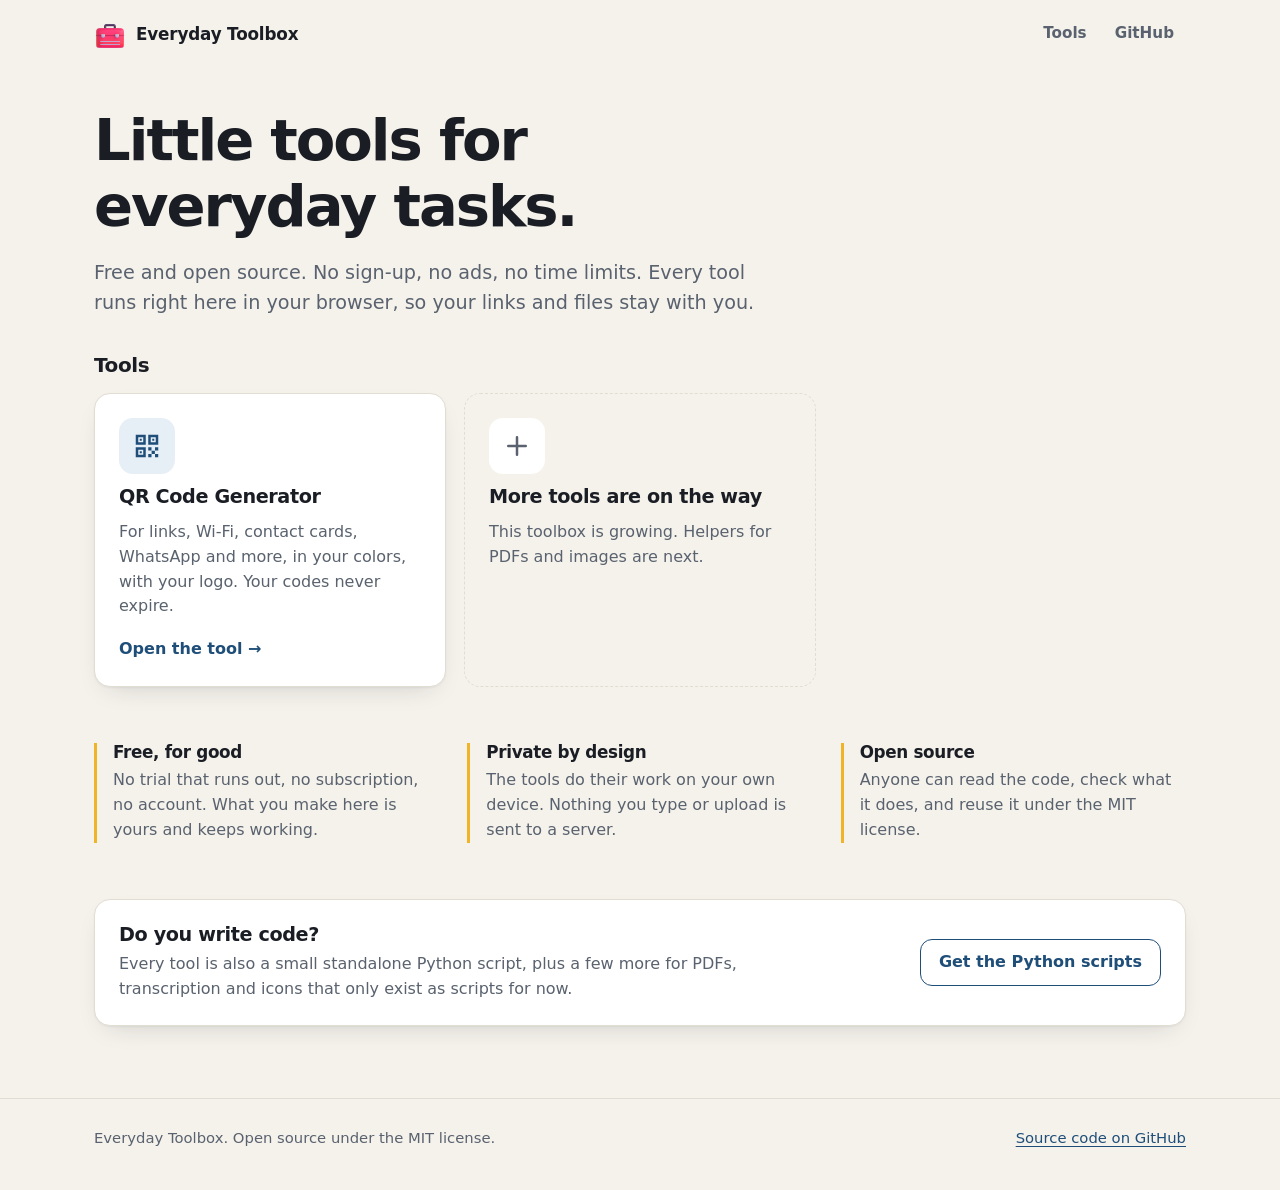
<file: docs/index.html>
<!doctype html>
<html lang="en">
<head>
  <meta charset="utf-8">
  <meta name="viewport" content="width=device-width, initial-scale=1">
  <title>Everyday Toolbox: free little tools that just work</title>
  <meta name="description" content="Free, open-source tools for everyday tasks. No sign-up, no ads, no time limits. Everything runs in your browser.">
  <link rel="icon" type="image/png" href="assets/toolbox.png">
  <link rel="stylesheet" href="assets/toolbox.css">
</head>
<body>
  <a class="skip" href="#tools">Skip to the tools</a>

  <header class="site-header">
    <div class="wrap">
      <a class="brand" href="index.html">
        <img src="assets/toolbox.png" alt="" width="32" height="32">
        <span>Everyday Toolbox</span>
      </a>
      <nav class="nav" aria-label="Site">
        <a href="#tools">Tools</a>
        <a href="https://github.com/ElFarchouni/everyday-python-toolbox" data-repo-link>GitHub</a>
      </nav>
    </div>
  </header>

  <main class="wrap">
    <section class="hero">
      <h1>Little tools for everyday tasks.</h1>
      <p class="lead">
        Free and open source. No sign-up, no ads, no time limits. Every tool
        runs right here in your browser, so your links and files stay with you.
      </p>
    </section>

    <section id="tools" aria-labelledby="tools-title">
      <h2 class="section-title" id="tools-title">Tools</h2>
      <div class="tool-grid">

        <a class="card tool" href="qr/index.html">
          <span class="tool-icon" aria-hidden="true">
            <svg viewBox="0 0 24 24" fill="currentColor">
              <path fill-rule="evenodd" d="M3 3h8v8H3zM5 5v4h4V5zM13 3h8v8h-8zM15 5v4h4V5zM3 13h8v8H3zM5 15v4h4v-4z"/>
              <path d="M6.2 6.2h1.6v1.6H6.2zM16.2 6.2h1.6v1.6h-1.6zM6.2 16.2h1.6v1.6H6.2zM13 13h2.6v2.6H13zM18.4 13H21v2.6h-2.6zM15.7 15.7h2.6v2.6h-2.6zM13 18.4h2.6V21H13zM18.4 18.4H21V21h-2.6z"/>
            </svg>
          </span>
          <h3>QR Code Generator</h3>
          <p>
            For links, Wi-Fi, contact cards, WhatsApp and more, in your
            colors, with your logo. Your codes never expire.
          </p>
          <span class="tool-go">Open the tool →</span>
        </a>

        <div class="card tool is-soon">
          <span class="tool-icon" aria-hidden="true">
            <svg viewBox="0 0 24 24" fill="none" stroke="currentColor" stroke-width="2" stroke-linecap="round">
              <path d="M12 5v14M5 12h14"/>
            </svg>
          </span>
          <h3>More tools are on the way</h3>
          <p>
            This toolbox is growing. Helpers for PDFs and images are next.
          </p>
        </div>

      </div>
    </section>

    <ul class="values">
      <li>
        <h3>Free, for good</h3>
        <p>No trial that runs out, no subscription, no account. What you make here is yours and keeps working.</p>
      </li>
      <li>
        <h3>Private by design</h3>
        <p>The tools do their work on your own device. Nothing you type or upload is sent to a server.</p>
      </li>
      <li>
        <h3>Open source</h3>
        <p>Anyone can read the code, check what it does, and reuse it under the MIT license.</p>
      </li>
    </ul>

    <section class="card coders" aria-labelledby="coders-title">
      <div>
        <h2 id="coders-title">Do you write code?</h2>
        <p>
          Every tool is also a small standalone Python script, plus a few more
          for PDFs, transcription and icons that only exist as scripts for now.
        </p>
      </div>
      <a class="btn btn-quiet" href="https://github.com/ElFarchouni/everyday-python-toolbox" data-repo-link>Get the Python scripts</a>
    </section>
  </main>

  <footer class="site-footer">
    <div class="wrap">
      <span>Everyday Toolbox. Open source under the MIT license.</span>
      <a href="https://github.com/ElFarchouni/everyday-python-toolbox" data-repo-link>Source code on GitHub</a>
    </div>
  </footer>

  <script src="assets/site.js"></script>
</body>
</html>
</file>
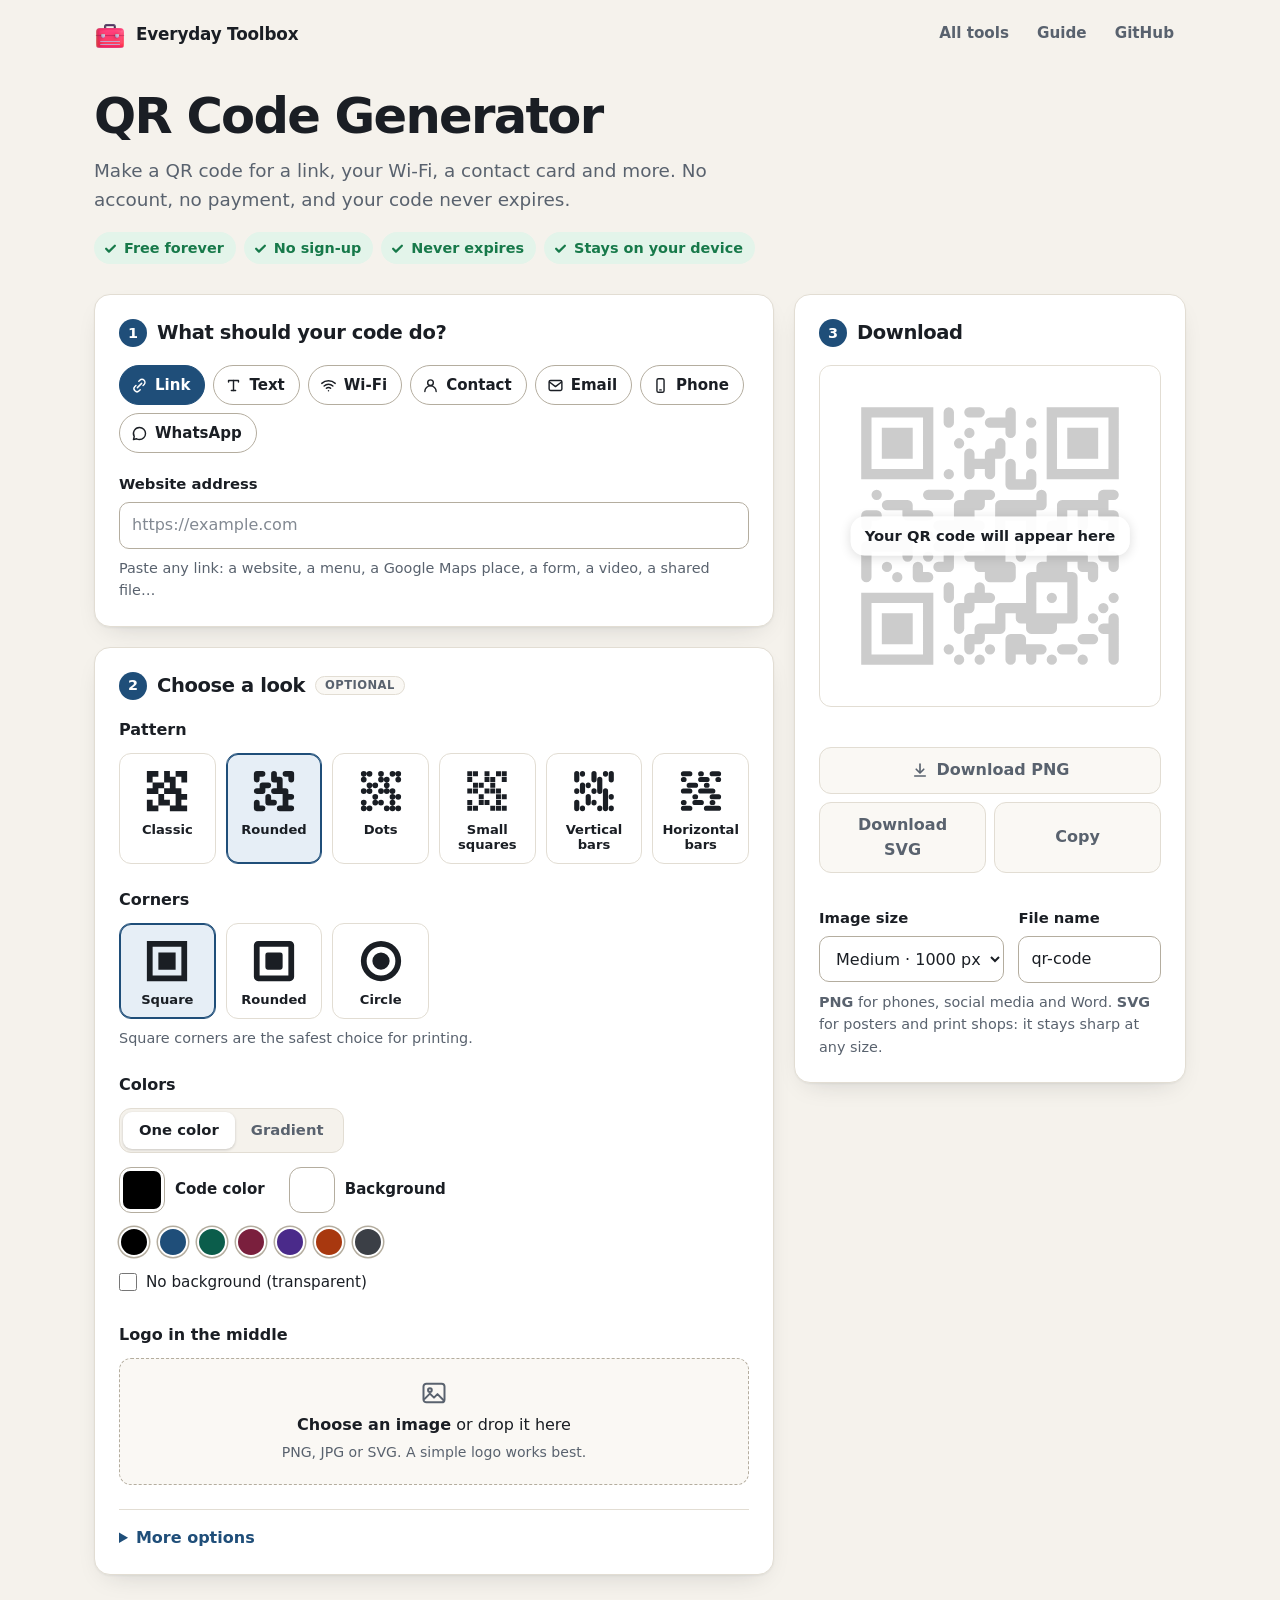
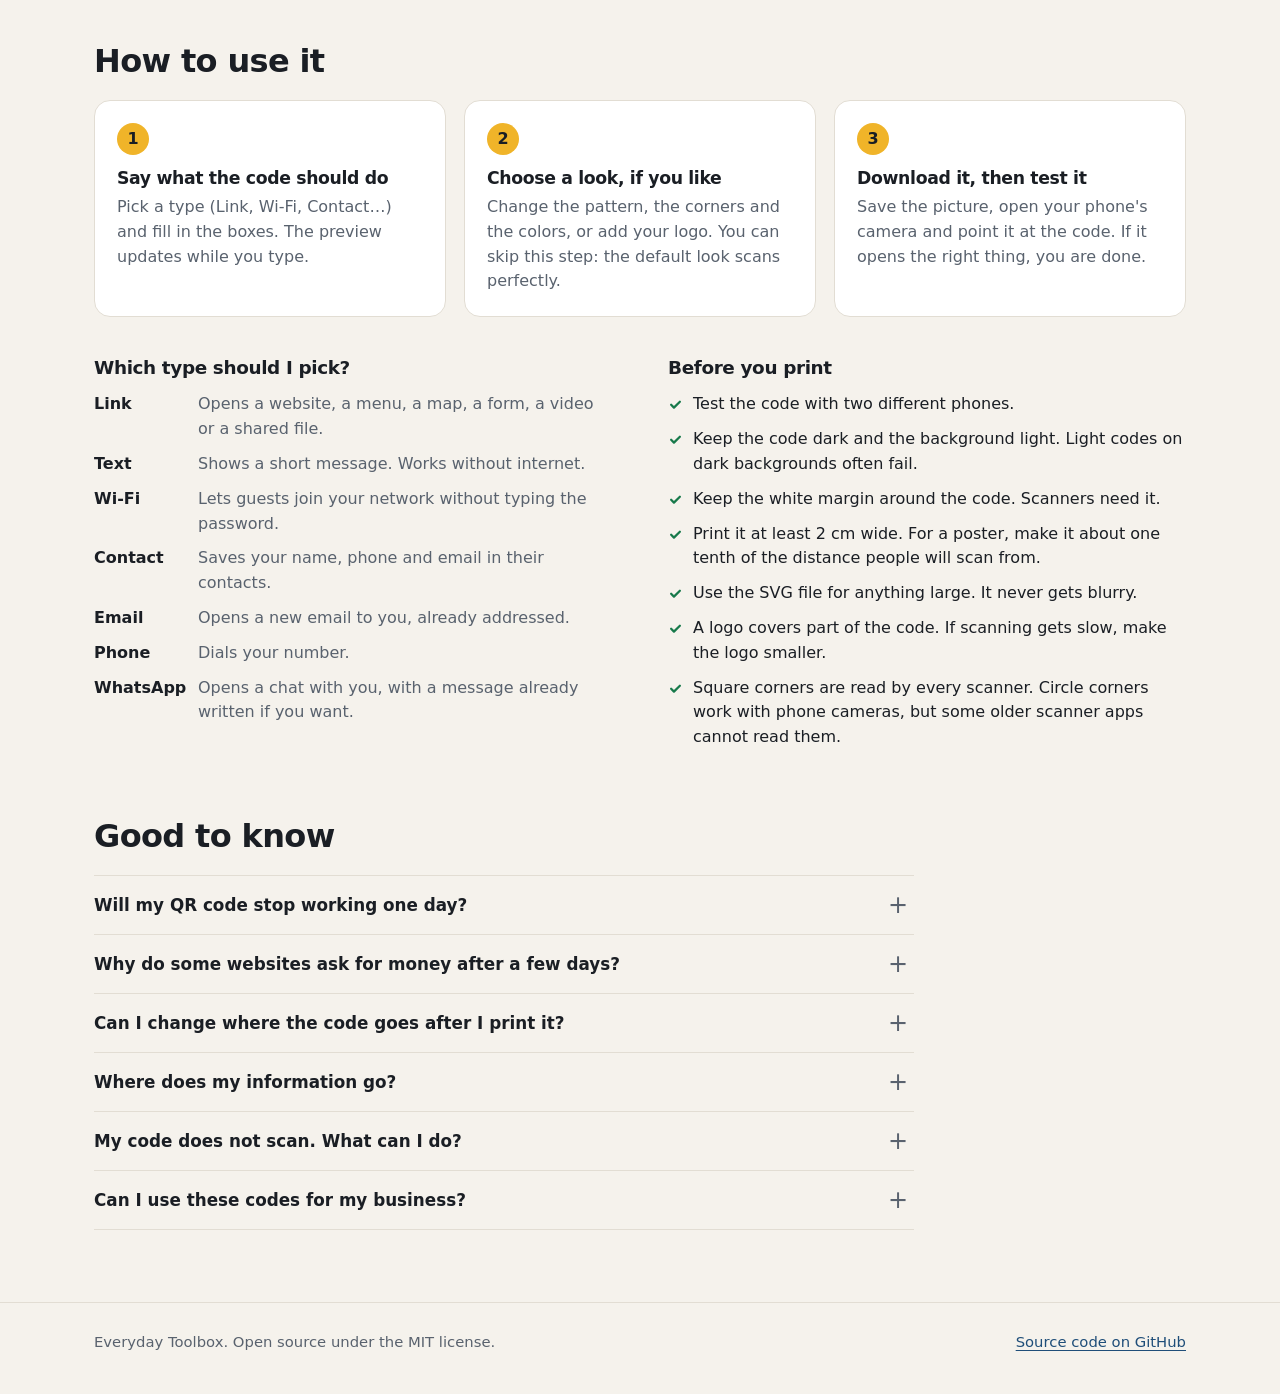
<file: docs/qr/index.html>
<!doctype html>
<html lang="en">
<head>
  <meta charset="utf-8">
  <meta name="viewport" content="width=device-width, initial-scale=1">
  <title>Free QR Code Generator: no sign-up, never expires · Everyday Toolbox</title>
  <meta name="description" content="Make a QR code for a link, Wi-Fi, a contact card, WhatsApp and more. Free forever, no account, and your code never expires. Runs entirely in your browser.">
  <link rel="icon" type="image/png" href="../assets/toolbox.png">
  <link rel="stylesheet" href="../assets/toolbox.css">
  <link rel="stylesheet" href="qr.css">
</head>
<body>
  <a class="skip" href="#content-card">Skip to the generator</a>

  <header class="site-header">
    <div class="wrap">
      <a class="brand" href="../index.html">
        <img src="../assets/toolbox.png" alt="" width="32" height="32">
        <span>Everyday Toolbox</span>
      </a>
      <nav class="nav" aria-label="Site">
        <a href="../index.html">All tools</a>
        <a href="#guide">Guide</a>
        <a class="nav-optional" href="https://github.com/ElFarchouni/everyday-python-toolbox" data-repo-link>GitHub</a>
      </nav>
    </div>
  </header>

  <main class="wrap">

    <section class="intro">
      <h1>QR Code Generator</h1>
      <p class="lead">
        Make a QR code for a link, your Wi-Fi, a contact card and more.
        No account, no payment, and your code never expires.
      </p>
      <ul class="promises">
        <li>Free forever</li>
        <li>No sign-up</li>
        <li>Never expires</li>
        <li>Stays on your device</li>
      </ul>
    </section>

    <div class="studio">

      <!-- ============================================ 1. content -->
      <section class="card" id="content-card" aria-labelledby="content-title">
        <h2 class="step" id="content-title"><span class="step-n">1</span> What should your code do?</h2>

        <div class="chips" role="radiogroup" aria-label="Type of QR code">
          <label class="chip">
            <input type="radio" name="type" value="link" checked>
            <span>
              <svg viewBox="0 0 24 24" aria-hidden="true"><path d="M9 15l6-6"/><path d="M11 6l1.5-1.5a4.2 4.2 0 0 1 6 6L17 12"/><path d="M13 18l-1.5 1.5a4.2 4.2 0 0 1-6-6L7 12"/></svg>
              Link
            </span>
          </label>
          <label class="chip">
            <input type="radio" name="type" value="text">
            <span>
              <svg viewBox="0 0 24 24" aria-hidden="true"><path d="M5 7V5h14v2"/><path d="M12 5v14"/><path d="M9 19h6"/></svg>
              Text
            </span>
          </label>
          <label class="chip">
            <input type="radio" name="type" value="wifi">
            <span>
              <svg viewBox="0 0 24 24" aria-hidden="true"><path d="M2.5 9a14 14 0 0 1 19 0"/><path d="M5.8 12.6a9 9 0 0 1 12.4 0"/><path d="M9 16a4.2 4.2 0 0 1 6 0"/><path d="M12 19.5h.01"/></svg>
              Wi-Fi
            </span>
          </label>
          <label class="chip">
            <input type="radio" name="type" value="contact">
            <span>
              <svg viewBox="0 0 24 24" aria-hidden="true"><circle cx="12" cy="8" r="4"/><path d="M4 20.5a8 8 0 0 1 16 0"/></svg>
              Contact
            </span>
          </label>
          <label class="chip">
            <input type="radio" name="type" value="email">
            <span>
              <svg viewBox="0 0 24 24" aria-hidden="true"><rect x="3" y="5" width="18" height="14" rx="2"/><path d="M3.5 7l8.5 6.5L20.5 7"/></svg>
              Email
            </span>
          </label>
          <label class="chip">
            <input type="radio" name="type" value="phone">
            <span>
              <svg viewBox="0 0 24 24" aria-hidden="true"><rect x="7" y="2.5" width="10" height="19" rx="2.2"/><path d="M11 18.2h2"/></svg>
              Phone
            </span>
          </label>
          <label class="chip">
            <input type="radio" name="type" value="whatsapp">
            <span>
              <svg viewBox="0 0 24 24" aria-hidden="true"><path d="M12 3.5a8.5 8.5 0 0 1 0 17c-1.5 0-2.9-.4-4.1-1L3.5 20.5l1.1-4.2A8.5 8.5 0 0 1 12 3.5z"/></svg>
              WhatsApp
            </span>
          </label>
        </div>

        <!-- Link -->
        <div class="panel" data-panel="link">
          <label class="field">
            <span class="label">Website address</span>
            <input class="input" id="link-url" type="url" inputmode="url" placeholder="https://example.com"
                   autocomplete="off" autocapitalize="off" spellcheck="false">
          </label>
          <p class="hint">Paste any link: a website, a menu, a Google Maps place, a form, a video, a shared file…</p>
        </div>

        <!-- Text -->
        <div class="panel" data-panel="text" hidden>
          <label class="field">
            <span class="label">Your text</span>
            <textarea class="input" id="text-body" placeholder="Type the message people will see when they scan"></textarea>
          </label>
          <p class="hint">The text is shown on the phone as it is, and it works even without internet. Shorter text makes a code that is easier to scan.</p>
        </div>

        <!-- Wi-Fi -->
        <div class="panel" data-panel="wifi" hidden>
          <div class="grid-2">
            <label class="field">
              <span class="label">Network name</span>
              <input class="input" id="wifi-ssid" type="text" placeholder="My Wi-Fi" autocomplete="off" autocapitalize="off" spellcheck="false">
            </label>
            <label class="field">
              <span class="label">Password</span>
              <input class="input" id="wifi-pass" type="text" placeholder="Wi-Fi password" autocomplete="off" autocapitalize="off" spellcheck="false">
            </label>
            <label class="field">
              <span class="label">Security</span>
              <select class="input" id="wifi-sec">
                <option value="WPA" selected>WPA / WPA2 / WPA3 (most networks)</option>
                <option value="WEP">WEP (very old routers)</option>
                <option value="nopass">None (open network)</option>
              </select>
            </label>
            <label class="check check-inline">
              <input type="checkbox" id="wifi-hidden">
              <span>This network is hidden</span>
            </label>
          </div>
          <p class="hint">Guests scan the code and join your Wi-Fi without typing anything. Write the name and password exactly: capital letters matter.</p>
        </div>

        <!-- Contact -->
        <div class="panel" data-panel="contact" hidden>
          <div class="grid-2">
            <label class="field">
              <span class="label">First name</span>
              <input class="input" id="c-first" type="text" autocomplete="off">
            </label>
            <label class="field">
              <span class="label">Last name</span>
              <input class="input" id="c-last" type="text" autocomplete="off">
            </label>
            <label class="field">
              <span class="label">Phone <span class="optional">(optional)</span></span>
              <input class="input" id="c-phone" type="tel" placeholder="+212 6 12 34 56 78" autocomplete="off">
            </label>
            <label class="field">
              <span class="label">Email <span class="optional">(optional)</span></span>
              <input class="input" id="c-email" type="email" placeholder="name@example.com" autocomplete="off" autocapitalize="off" spellcheck="false">
            </label>
            <label class="field">
              <span class="label">Company <span class="optional">(optional)</span></span>
              <input class="input" id="c-org" type="text" autocomplete="off">
            </label>
            <label class="field">
              <span class="label">Job title <span class="optional">(optional)</span></span>
              <input class="input" id="c-title" type="text" autocomplete="off">
            </label>
            <label class="field span-2">
              <span class="label">Website <span class="optional">(optional)</span></span>
              <input class="input" id="c-url" type="url" inputmode="url" placeholder="https://example.com" autocomplete="off" autocapitalize="off" spellcheck="false">
            </label>
          </div>
          <p class="hint">Scanning offers to save you as a new contact, with these details already filled in. Perfect for business cards.</p>
        </div>

        <!-- Email -->
        <div class="panel" data-panel="email" hidden>
          <div class="stack">
            <label class="field">
              <span class="label">Send to</span>
              <input class="input" id="mail-to" type="email" placeholder="name@example.com" autocomplete="off" autocapitalize="off" spellcheck="false">
            </label>
            <label class="field">
              <span class="label">Subject <span class="optional">(optional)</span></span>
              <input class="input" id="mail-subject" type="text" autocomplete="off">
            </label>
            <label class="field">
              <span class="label">Message <span class="optional">(optional)</span></span>
              <textarea class="input" id="mail-body"></textarea>
            </label>
          </div>
          <p class="hint">Scanning opens a new email to this address, ready to send.</p>
        </div>

        <!-- Phone -->
        <div class="panel" data-panel="phone" hidden>
          <label class="field">
            <span class="label">Phone number</span>
            <input class="input" id="tel-number" type="tel" placeholder="+212 6 12 34 56 78" autocomplete="off">
          </label>
          <p class="hint">Scanning opens the phone's dialer with this number. Start with the country code (like +212) so it works from anywhere.</p>
        </div>

        <!-- WhatsApp -->
        <div class="panel" data-panel="whatsapp" hidden>
          <div class="stack">
            <label class="field">
              <span class="label">WhatsApp number</span>
              <input class="input" id="wa-number" type="tel" placeholder="+212 6 12 34 56 78" autocomplete="off">
            </label>
            <label class="field">
              <span class="label">Message already written for them <span class="optional">(optional)</span></span>
              <textarea class="input" id="wa-text" placeholder="Hello! I would like to order…"></textarea>
            </label>
          </div>
          <p class="hint">Scanning opens a WhatsApp chat with this number. The country code is required (like +212).</p>
        </div>

        <p class="field-tip" id="content-tip" role="status" hidden></p>
      </section>

      <!-- ============================================== 2. style -->
      <section class="card" id="style-card" aria-labelledby="style-title">
        <h2 class="step" id="style-title"><span class="step-n">2</span> Choose a look <span class="step-opt">optional</span></h2>

        <fieldset class="group">
          <legend>Pattern</legend>
          <div class="tiles">
            <label class="tile"><input type="radio" name="shape" value="square"><span class="tile-body"><span class="tile-art" data-shape="square"></span><span class="tile-name">Classic</span></span></label>
            <label class="tile"><input type="radio" name="shape" value="rounded" checked><span class="tile-body"><span class="tile-art" data-shape="rounded"></span><span class="tile-name">Rounded</span></span></label>
            <label class="tile"><input type="radio" name="shape" value="dots"><span class="tile-body"><span class="tile-art" data-shape="dots"></span><span class="tile-name">Dots</span></span></label>
            <label class="tile"><input type="radio" name="shape" value="gapped"><span class="tile-body"><span class="tile-art" data-shape="gapped"></span><span class="tile-name">Small squares</span></span></label>
            <label class="tile"><input type="radio" name="shape" value="vbars"><span class="tile-body"><span class="tile-art" data-shape="vbars"></span><span class="tile-name">Vertical bars</span></span></label>
            <label class="tile"><input type="radio" name="shape" value="hbars"><span class="tile-body"><span class="tile-art" data-shape="hbars"></span><span class="tile-name">Horizontal bars</span></span></label>
          </div>
        </fieldset>

        <fieldset class="group">
          <legend>Corners</legend>
          <div class="tiles">
            <label class="tile"><input type="radio" name="eye" value="square" checked><span class="tile-body"><span class="tile-art" data-eye="square"></span><span class="tile-name">Square</span></span></label>
            <label class="tile"><input type="radio" name="eye" value="rounded"><span class="tile-body"><span class="tile-art" data-eye="rounded"></span><span class="tile-name">Rounded</span></span></label>
            <label class="tile"><input type="radio" name="eye" value="circle"><span class="tile-body"><span class="tile-art" data-eye="circle"></span><span class="tile-name">Circle</span></span></label>
          </div>
          <p class="hint">Square corners are the safest choice for printing.</p>
        </fieldset>

        <fieldset class="group">
          <legend>Colors</legend>

          <div class="segmented" role="radiogroup" aria-label="Color style">
            <label><input type="radio" name="fill" value="solid" checked><span>One color</span></label>
            <label><input type="radio" name="fill" value="gradient"><span>Gradient</span></label>
          </div>

          <div class="colors">
            <label class="color">
              <input type="color" id="color1" value="#000000">
              <span id="color1-label">Code color</span>
            </label>
            <label class="color gradient-only" hidden>
              <input type="color" id="color2" value="#1f4e79">
              <span>Second color</span>
            </label>
            <label class="color">
              <input type="color" id="bg" value="#ffffff">
              <span>Background</span>
            </label>
          </div>

          <div class="swatches" id="swatches" role="group" aria-label="Quick code colors">
            <button type="button" data-color="#000000" style="--c:#000000" aria-label="Black"></button>
            <button type="button" data-color="#1f4e79" style="--c:#1f4e79" aria-label="Navy blue"></button>
            <button type="button" data-color="#0b5d4b" style="--c:#0b5d4b" aria-label="Green"></button>
            <button type="button" data-color="#7a1f3d" style="--c:#7a1f3d" aria-label="Burgundy"></button>
            <button type="button" data-color="#4a2a8a" style="--c:#4a2a8a" aria-label="Purple"></button>
            <button type="button" data-color="#a8380f" style="--c:#a8380f" aria-label="Burnt orange"></button>
            <button type="button" data-color="#3b3f46" style="--c:#3b3f46" aria-label="Dark grey"></button>
          </div>

          <div class="grid-2 gradient-only" hidden>
            <label class="field">
              <span class="label">Gradient direction</span>
              <select class="input" id="direction">
                <option value="diagonal" selected>Corner to corner</option>
                <option value="horizontal">Left to right</option>
                <option value="vertical">Top to bottom</option>
                <option value="radial">Centre outwards</option>
              </select>
            </label>
          </div>

          <label class="check">
            <input type="checkbox" id="bg-transparent">
            <span>No background (transparent)</span>
          </label>
        </fieldset>

        <fieldset class="group">
          <legend>Logo in the middle</legend>

          <label class="drop" id="logo-drop">
            <input class="visually-hidden" type="file" id="logo-file" accept="image/png,image/jpeg,image/svg+xml,image/webp,image/gif">
            <svg viewBox="0 0 24 24" aria-hidden="true"><rect x="3" y="4" width="18" height="16" rx="2.5"/><circle cx="8.5" cy="9.5" r="1.6"/><path d="M4 17l4.5-4.5 3.5 3.5 3-3 5 5"/></svg>
            <span><strong>Choose an image</strong> or drop it here</span>
            <span class="drop-sub">PNG, JPG or SVG. A simple logo works best.</span>
          </label>

          <div class="logo-loaded" id="logo-loaded" hidden>
            <img id="logo-thumb" alt="">
            <div class="logo-controls">
              <span class="logo-name" id="logo-name"></span>
              <label class="field">
                <span class="label">Logo size</span>
                <input type="range" id="logo-size" min="14" max="30" value="22">
              </label>
            </div>
            <button class="btn btn-quiet btn-small" type="button" id="logo-remove">Remove</button>
          </div>

          <p class="hint error" id="logo-error" role="alert" hidden></p>
        </fieldset>

        <details class="more">
          <summary>More options</summary>
          <div class="grid-2">
            <label class="field">
              <span class="label">White margin around the code: <output id="border-out">4</output></span>
              <input type="range" id="border" min="1" max="10" value="4">
              <span class="hint">4 is the standard. A smaller margin can make scanning harder.</span>
            </label>
            <label class="field">
              <span class="label">Damage resistance</span>
              <select class="input" id="ecc">
                <option value="L">Low (smallest code)</option>
                <option value="M">Medium</option>
                <option value="Q" selected>High (recommended)</option>
                <option value="H">Highest (best for print)</option>
              </select>
              <span class="hint" id="ecc-hint">How much of the code can be scratched or covered and still scan.</span>
            </label>
          </div>
        </details>
      </section>

      <!-- ============================================= 3. result -->
      <aside class="card result" id="result-card" aria-labelledby="result-title">
        <h2 class="step" id="result-title"><span class="step-n">3</span> Download</h2>

        <div class="preview is-example" id="preview-box">
          <div class="preview-art">
            <div id="preview" role="img" aria-label="Preview of your QR code"></div>
            <img id="preview-logo" alt="" hidden>
          </div>
          <p class="preview-note" id="preview-note">Your QR code will appear here</p>
        </div>

        <p class="meta" id="meta"></p>

        <ul class="notices" id="notices" aria-live="polite"></ul>

        <div class="actions">
          <button class="btn" type="button" id="btn-png" disabled>
            <svg viewBox="0 0 24 24" aria-hidden="true"><path d="M12 4v11"/><path d="M7 11l5 5 5-5"/><path d="M5 20h14"/></svg>
            Download PNG
          </button>
          <div class="actions-row">
            <button class="btn btn-quiet" type="button" id="btn-svg" disabled>Download SVG</button>
            <button class="btn btn-quiet" type="button" id="btn-copy" disabled>Copy</button>
          </div>
        </div>
        <p class="status" id="status" role="status"></p>

        <div class="grid-2 output-options">
          <label class="field">
            <span class="label">Image size</span>
            <select class="input" id="size">
              <option value="500">Small · 500 px</option>
              <option value="1000" selected>Medium · 1000 px</option>
              <option value="2000">Large · 2000 px</option>
              <option value="4000">Print · 4000 px</option>
            </select>
          </label>
          <label class="field">
            <span class="label">File name</span>
            <input class="input" id="filename" type="text" value="qr-code" autocomplete="off" spellcheck="false">
          </label>
        </div>
        <p class="hint"><strong>PNG</strong> for phones, social media and Word. <strong>SVG</strong> for posters and print shops: it stays sharp at any size.</p>

        <div class="inside" id="inside" hidden>
          <span class="inside-label">Inside your code</span>
          <code id="encoded"></code>
        </div>
      </aside>
    </div>

    <!-- ================================================== guide -->
    <section class="guide" id="guide" aria-labelledby="guide-title">
      <h2 id="guide-title">How to use it</h2>
      <ol class="how">
        <li>
          <h3>Say what the code should do</h3>
          <p>Pick a type (Link, Wi-Fi, Contact…) and fill in the boxes. The preview updates while you type.</p>
        </li>
        <li>
          <h3>Choose a look, if you like</h3>
          <p>Change the pattern, the corners and the colors, or add your logo. You can skip this step: the default look scans perfectly.</p>
        </li>
        <li>
          <h3>Download it, then test it</h3>
          <p>Save the picture, open your phone's camera and point it at the code. If it opens the right thing, you are done.</p>
        </li>
      </ol>

      <div class="guide-cols">
        <div>
          <h3>Which type should I pick?</h3>
          <dl class="types">
            <div><dt>Link</dt><dd>Opens a website, a menu, a map, a form, a video or a shared file.</dd></div>
            <div><dt>Text</dt><dd>Shows a short message. Works without internet.</dd></div>
            <div><dt>Wi-Fi</dt><dd>Lets guests join your network without typing the password.</dd></div>
            <div><dt>Contact</dt><dd>Saves your name, phone and email in their contacts.</dd></div>
            <div><dt>Email</dt><dd>Opens a new email to you, already addressed.</dd></div>
            <div><dt>Phone</dt><dd>Dials your number.</dd></div>
            <div><dt>WhatsApp</dt><dd>Opens a chat with you, with a message already written if you want.</dd></div>
          </dl>
        </div>
        <div>
          <h3>Before you print</h3>
          <ul class="checklist">
            <li>Test the code with two different phones.</li>
            <li>Keep the code dark and the background light. Light codes on dark backgrounds often fail.</li>
            <li>Keep the white margin around the code. Scanners need it.</li>
            <li>Print it at least 2 cm wide. For a poster, make it about one tenth of the distance people will scan from.</li>
            <li>Use the SVG file for anything large. It never gets blurry.</li>
            <li>A logo covers part of the code. If scanning gets slow, make the logo smaller.</li>
            <li>Square corners are read by every scanner. Circle corners work with phone cameras, but some older scanner apps cannot read them.</li>
          </ul>
        </div>
      </div>
    </section>

    <!-- ==================================================== faq -->
    <section class="faq" id="faq" aria-labelledby="faq-title">
      <h2 id="faq-title">Good to know</h2>

      <details>
        <summary>Will my QR code stop working one day?</summary>
        <p>No. Your link or text is written directly into the picture. Nothing depends on this website: once you have downloaded the code it works forever, even if this page disappears.</p>
      </details>
      <details>
        <summary>Why do some websites ask for money after a few days?</summary>
        <p>Many “free” generators make <em>dynamic</em> codes. The code does not contain your link; it contains a link to <em>their</em> server, which then forwards people to you. When the free trial ends they switch the forwarding off and ask for a subscription, often after you have already printed the code. This tool only makes <em>static</em> codes, with nothing in the middle. You can check: the box “Inside your code” shows exactly what the code contains.</p>
      </details>
      <details>
        <summary>Can I change where the code goes after I print it?</summary>
        <p>No. That is the one thing a static code cannot do. To change the destination, make a new code. Tip: point the code at a page you control (your website, your link page) and change that page instead.</p>
      </details>
      <details>
        <summary>Where does my information go?</summary>
        <p>Nowhere. The code is made on your own phone or computer. What you type, and the logo you add, are never uploaded. There is no account, no tracking and no advertising.</p>
      </details>
      <details>
        <summary>My code does not scan. What can I do?</summary>
        <p>Try these in order: use a dark code color on a white background; choose Square corners and the Classic or Rounded pattern; make the logo smaller or remove it; shorten the content; print the code larger. And always leave the white margin around it.</p>
      </details>
      <details>
        <summary>Can I use these codes for my business?</summary>
        <p>Yes: on menus, flyers, packaging, business cards, anywhere. They are yours, with no limit on scans and nothing to pay.</p>
      </details>
    </section>
  </main>

  <footer class="site-footer">
    <div class="wrap">
      <span>Everyday Toolbox. Open source under the MIT license.</span>
      <a href="https://github.com/ElFarchouni/everyday-python-toolbox" data-repo-link>Source code on GitHub</a>
    </div>
  </footer>

  <!-- shortcut shown on small screens while the preview is out of view -->
  <div class="jump" id="jump" hidden>
    <div class="jump-thumb" id="jump-thumb" aria-hidden="true"></div>
    <div class="jump-text">
      <strong>Your QR code</strong>
      <span id="jump-state">Live preview</span>
    </div>
    <a class="btn btn-small" id="jump-link" href="#result-card">Preview</a>
  </div>

  <script src="vendor/qrcode-generator.js"></script>
  <script src="qr-render.js"></script>
  <script src="qr-app.js"></script>
  <script src="../assets/site.js"></script>
</body>
</html>
</file>
<file: docs/assets/toolbox.css>
/*
 * Everyday Toolbox - shared styles.
 * Every tool page loads this file first, then its own stylesheet.
 */

:root {
  color-scheme: light dark;

  --bg: #f5f2ec;
  --surface: #ffffff;
  --surface-2: #faf8f4;
  --ink: #1a1e24;
  --muted: #59626e;
  --line: #e2ddd3;
  --line-strong: #b4ad9f;

  --accent: #1f4e79;
  --accent-hover: #173b5c;
  --on-accent: #ffffff;
  --accent-soft: #e6eef6;
  --gold: #f0b429;

  --ok: #17794a;
  --ok-soft: #e3f4ea;
  --warn: #7d5200;
  --warn-soft: #fff1cc;
  --danger: #a8231c;
  --danger-soft: #fde9e7;

  --radius: 16px;
  --radius-sm: 10px;
  --shadow: 0 1px 2px rgba(26, 30, 36, 0.05), 0 10px 28px -14px rgba(26, 30, 36, 0.22);

  --font: system-ui, -apple-system, "Segoe UI", Roboto, "Helvetica Neue", Arial, "Noto Sans", sans-serif;
  --mono: ui-monospace, "Cascadia Mono", "Segoe UI Mono", Menlo, Consolas, monospace;
}

@media (prefers-color-scheme: dark) {
  :root {
    --bg: #13161a;
    --surface: #1c2026;
    --surface-2: #232830;
    --ink: #eef1f4;
    --muted: #a4adb9;
    --line: #2f353d;
    --line-strong: #56606c;

    --accent: #8dbcec;
    --accent-hover: #afd0f3;
    --on-accent: #0c1a29;
    --accent-soft: #1f3044;

    --ok: #74d6a4;
    --ok-soft: #173326;
    --warn: #f4c866;
    --warn-soft: #3a2e12;
    --danger: #ff9d95;
    --danger-soft: #41211e;

    --shadow: 0 1px 2px rgba(0, 0, 0, 0.3), 0 10px 28px -14px rgba(0, 0, 0, 0.6);
  }
}

*,
*::before,
*::after {
  box-sizing: border-box;
}

[hidden] {
  display: none !important;
}

html {
  scroll-behavior: smooth;
  -webkit-text-size-adjust: 100%;
  text-size-adjust: 100%;
}

@media (prefers-reduced-motion: reduce) {
  html {
    scroll-behavior: auto;
  }
}

body {
  margin: 0;
  background: var(--bg);
  color: var(--ink);
  font: 16px/1.55 var(--font);
}

h1,
h2,
h3 {
  margin: 0;
  line-height: 1.15;
  letter-spacing: -0.02em;
  text-wrap: balance;
}

p {
  margin: 0;
}

a {
  color: var(--accent);
  text-underline-offset: 3px;
}

a:hover {
  color: var(--accent-hover);
}

:focus-visible {
  outline: 3px solid var(--accent);
  outline-offset: 2px;
  border-radius: 6px;
}

.wrap {
  width: 100%;
  max-width: 1140px;
  margin: 0 auto;
  padding: 0 24px;
}

@media (max-width: 600px) {
  .wrap {
    padding: 0 16px;
  }
}

.visually-hidden {
  position: absolute;
  width: 1px;
  height: 1px;
  margin: -1px;
  padding: 0;
  overflow: hidden;
  clip: rect(0 0 0 0);
  white-space: nowrap;
  border: 0;
}

.skip {
  position: absolute;
  left: 16px;
  top: -60px;
  z-index: 20;
  padding: 10px 14px;
  border-radius: var(--radius-sm);
  background: var(--accent);
  color: var(--on-accent);
  font-weight: 600;
  text-decoration: none;
}

.skip:focus {
  top: 12px;
  color: var(--on-accent);
}

/* ---------------------------------------------------------------- header */

.site-header .wrap {
  display: flex;
  align-items: center;
  justify-content: space-between;
  gap: 16px;
  min-height: 68px;
}

.brand {
  display: inline-flex;
  align-items: center;
  gap: 10px;
  color: var(--ink);
  font-weight: 700;
  font-size: 1.05rem;
  letter-spacing: -0.01em;
  text-decoration: none;
}

.brand:hover {
  color: var(--ink);
}

.brand img {
  display: block;
  width: 32px;
  height: 32px;
}

.nav {
  display: flex;
  align-items: center;
  gap: 4px;
}

.nav a {
  padding: 8px 12px;
  border-radius: 999px;
  color: var(--muted);
  font-size: 0.95rem;
  font-weight: 600;
  text-decoration: none;
}

.nav a:hover {
  background: var(--accent-soft);
  color: var(--accent);
}

@media (max-width: 480px) {
  .brand span {
    font-size: 0.98rem;
  }

  .nav a {
    padding: 8px 9px;
  }

  .nav .nav-optional {
    display: none;
  }
}

/* ----------------------------------------------------------------- cards */

.card {
  padding: 24px;
  border: 1px solid var(--line);
  border-radius: var(--radius);
  background: var(--surface);
  box-shadow: var(--shadow);
}

@media (max-width: 600px) {
  .card {
    padding: 18px;
  }
}

/* --------------------------------------------------------------- buttons */

.btn {
  display: inline-flex;
  align-items: center;
  justify-content: center;
  gap: 8px;
  min-height: 46px;
  padding: 10px 18px;
  border: 1.5px solid var(--accent);
  border-radius: 12px;
  background: var(--accent);
  color: var(--on-accent);
  font: inherit;
  font-weight: 700;
  text-decoration: none;
  cursor: pointer;
  transition: background-color 0.15s, border-color 0.15s, color 0.15s;
}

.btn:hover {
  border-color: var(--accent-hover);
  background: var(--accent-hover);
  color: var(--on-accent);
}

.btn-quiet {
  background: transparent;
  color: var(--accent);
}

.btn-quiet:hover {
  background: var(--accent-soft);
  color: var(--accent);
  border-color: var(--accent);
}

.btn-small {
  min-height: 38px;
  padding: 6px 14px;
  font-size: 0.925rem;
}

.btn:disabled,
.btn[aria-disabled="true"] {
  border-color: var(--line);
  background: var(--surface-2);
  color: var(--muted);
  cursor: not-allowed;
}

.btn svg {
  flex: none;
  width: 18px;
  height: 18px;
  fill: none;
  stroke: currentColor;
  stroke-width: 2.2;
  stroke-linecap: round;
  stroke-linejoin: round;
}

/* ----------------------------------------------------------------- forms */

.field {
  display: block;
}

.label {
  display: block;
  margin-bottom: 6px;
  font-size: 0.925rem;
  font-weight: 650;
}

.label .optional {
  color: var(--muted);
  font-weight: 400;
}

.input {
  display: block;
  width: 100%;
  min-height: 46px;
  padding: 10px 12px;
  border: 1.5px solid var(--line-strong);
  border-radius: var(--radius-sm);
  background: var(--surface);
  color: var(--ink);
  font: inherit;
}

textarea.input {
  min-height: 108px;
  resize: vertical;
}

.input::placeholder {
  color: var(--muted);
  opacity: 0.75;
}

.input:focus {
  outline: 3px solid color-mix(in srgb, var(--accent) 35%, transparent);
  outline-offset: 0;
  border-color: var(--accent);
}

.input:disabled {
  background: var(--surface-2);
  color: var(--muted);
}

.hint {
  margin-top: 8px;
  color: var(--muted);
  font-size: 0.9rem;
}

.check {
  display: inline-flex;
  align-items: center;
  gap: 9px;
  font-size: 0.95rem;
  cursor: pointer;
}

.check input {
  width: 18px;
  height: 18px;
  margin: 0;
  accent-color: var(--accent);
}

input[type="range"] {
  width: 100%;
  accent-color: var(--accent);
}

/* ---------------------------------------------------------------- footer */

.site-footer {
  margin-top: 72px;
  padding: 28px 0 40px;
  border-top: 1px solid var(--line);
  color: var(--muted);
  font-size: 0.925rem;
}

.site-footer .wrap {
  display: flex;
  flex-wrap: wrap;
  justify-content: space-between;
  gap: 8px 24px;
}

/* ------------------------------------------------------------- home page */

.hero {
  padding: 40px 0 36px;
}

.hero h1 {
  max-width: 16ch;
  font-size: clamp(2.2rem, 6vw, 3.6rem);
  letter-spacing: -0.035em;
}

.hero .lead {
  max-width: 56ch;
  margin-top: 18px;
  color: var(--muted);
  font-size: clamp(1.05rem, 2vw, 1.2rem);
}

.section-title {
  margin-bottom: 16px;
  font-size: 1.25rem;
}

.tool-grid {
  display: grid;
  grid-template-columns: repeat(auto-fill, minmax(300px, 1fr));
  gap: 18px;
}

.tool {
  display: flex;
  flex-direction: column;
  gap: 12px;
  color: var(--ink);
  text-decoration: none;
  transition: transform 0.15s, border-color 0.15s;
}

a.tool:hover {
  border-color: var(--accent);
  color: var(--ink);
  transform: translateY(-2px);
}

@media (prefers-reduced-motion: reduce) {
  a.tool:hover {
    transform: none;
  }
}

.tool-icon {
  display: grid;
  place-items: center;
  width: 56px;
  height: 56px;
  border-radius: 14px;
  background: var(--accent-soft);
  color: var(--accent);
}

.tool-icon svg {
  width: 30px;
  height: 30px;
}

.tool h3 {
  font-size: 1.2rem;
}

.tool p {
  color: var(--muted);
}

.tool-go {
  margin-top: auto;
  padding-top: 6px;
  color: var(--accent);
  font-weight: 700;
}

.tool.is-soon {
  border-style: dashed;
  background: transparent;
  box-shadow: none;
}

.tool.is-soon .tool-icon {
  background: var(--surface);
  color: var(--muted);
}

.values {
  display: grid;
  grid-template-columns: repeat(auto-fit, minmax(240px, 1fr));
  gap: 28px;
  margin-top: 56px;
  padding: 0;
  list-style: none;
}

.values h3 {
  margin-bottom: 6px;
  font-size: 1.05rem;
}

.values p {
  color: var(--muted);
}

.values li {
  padding-left: 16px;
  border-left: 3px solid var(--gold);
}

.coders {
  display: flex;
  flex-wrap: wrap;
  align-items: center;
  justify-content: space-between;
  gap: 16px 32px;
  margin-top: 56px;
}

.coders h2 {
  margin-bottom: 6px;
  font-size: 1.2rem;
}

.coders p {
  max-width: 62ch;
  color: var(--muted);
}
</file>
<file: docs/qr/qr.css>
/* QR code generator page. Loaded after ../assets/toolbox.css */

/* ----------------------------------------------------------------- intro */

.intro {
  padding: 20px 0 30px;
}

.intro h1 {
  font-size: clamp(2rem, 5.2vw, 3.1rem);
  letter-spacing: -0.035em;
}

.intro .lead {
  max-width: 58ch;
  margin-top: 12px;
  color: var(--muted);
  font-size: clamp(1.02rem, 2vw, 1.15rem);
}

.promises {
  display: flex;
  flex-wrap: wrap;
  gap: 8px;
  margin: 18px 0 0;
  padding: 0;
  list-style: none;
}

.promises li {
  display: inline-flex;
  align-items: center;
  gap: 6px;
  padding: 5px 12px 5px 9px;
  border-radius: 999px;
  background: var(--ok-soft);
  color: var(--ok);
  font-size: 0.9rem;
  font-weight: 650;
}

.promises li::before,
.checklist li::before {
  content: "";
  flex: none;
  width: 15px;
  height: 15px;
  background: currentColor;
  -webkit-mask: var(--tick) center / contain no-repeat;
  mask: var(--tick) center / contain no-repeat;
  --tick: url('data:image/svg+xml,%3Csvg xmlns="http://www.w3.org/2000/svg" viewBox="0 0 24 24" fill="none" stroke="black" stroke-width="3.6" stroke-linecap="round" stroke-linejoin="round"%3E%3Cpath d="M5 12.5l4.5 4.5L19 7.5"/%3E%3C/svg%3E');
}

/* ---------------------------------------------------------------- layout */

.studio {
  display: grid;
  grid-template-columns: minmax(0, 1fr);
  gap: 20px;
}

@media (min-width: 940px) {
  .studio {
    grid-template-columns: minmax(0, 1fr) 392px;
    grid-template-areas:
      "content result"
      "style   result";
    align-items: start;
  }

  #content-card {
    grid-area: content;
  }

  #style-card {
    grid-area: style;
  }

  #result-card {
    grid-area: result;
    position: sticky;
    top: 16px;
    max-height: calc(100vh - 32px);
    overflow-y: auto;
    scrollbar-width: thin;
  }
}

#result-card {
  scroll-margin-top: 12px;
}

/* room for the floating shortcut on small screens */
@media (max-width: 939px) {
  body {
    padding-bottom: 88px;
  }
}

.step {
  display: flex;
  align-items: center;
  flex-wrap: wrap;
  gap: 10px;
  margin-bottom: 18px;
  font-size: 1.22rem;
}

.step-n {
  display: grid;
  place-items: center;
  flex: none;
  width: 28px;
  height: 28px;
  border-radius: 50%;
  background: var(--accent);
  color: var(--on-accent);
  font-size: 0.9rem;
  font-weight: 800;
  letter-spacing: 0;
}

.step-opt {
  padding: 2px 9px;
  border: 1px solid var(--line);
  border-radius: 999px;
  background: var(--surface-2);
  color: var(--muted);
  font-size: 0.72rem;
  font-weight: 650;
  letter-spacing: 0.04em;
  text-transform: uppercase;
}

.grid-2 {
  display: grid;
  grid-template-columns: 1fr 1fr;
  gap: 14px;
}

.span-2 {
  grid-column: 1 / -1;
}

.stack {
  display: grid;
  gap: 14px;
}

@media (max-width: 520px) {
  .grid-2 {
    grid-template-columns: 1fr;
  }
}

/* --------------------------------------------------------- 1. content */

.chips {
  display: flex;
  flex-wrap: wrap;
  gap: 8px;
}

.chip {
  position: relative;
}

.chip input {
  position: absolute;
  inset: 0;
  opacity: 0;
  pointer-events: none;
}

.chip > span {
  display: inline-flex;
  align-items: center;
  gap: 7px;
  min-height: 40px;
  padding: 7px 14px 7px 11px;
  border: 1.5px solid var(--line-strong);
  border-radius: 999px;
  font-size: 0.94rem;
  font-weight: 650;
  cursor: pointer;
  user-select: none;
  transition: background-color 0.15s, border-color 0.15s;
}

.chip > span:hover {
  border-color: var(--accent);
}

.chip svg {
  width: 17px;
  height: 17px;
  fill: none;
  stroke: currentColor;
  stroke-width: 2;
  stroke-linecap: round;
  stroke-linejoin: round;
}

.chip input:checked + span {
  border-color: var(--accent);
  background: var(--accent);
  color: var(--on-accent);
}

.chip input:focus-visible + span {
  outline: 3px solid var(--accent);
  outline-offset: 2px;
}

.panel {
  margin-top: 20px;
}

.check-inline {
  align-self: end;
  min-height: 46px;
}

.field-tip {
  margin-top: 12px;
  padding: 9px 12px;
  border-radius: var(--radius-sm);
  background: var(--warn-soft);
  color: var(--warn);
  font-size: 0.9rem;
}

/* ----------------------------------------------------------- 2. style */

.group {
  min-width: 0;
  margin: 24px 0 0;
  padding: 0;
  border: 0;
}

.step + .group {
  margin-top: 0;
}

.group legend {
  margin-bottom: 10px;
  padding: 0;
  font-size: 1rem;
  font-weight: 700;
}

.tiles {
  display: grid;
  grid-template-columns: repeat(auto-fill, minmax(96px, 1fr));
  gap: 10px;
}

.tile {
  position: relative;
  display: block;
}

.tile input {
  position: absolute;
  inset: 0;
  opacity: 0;
  pointer-events: none;
}

.tile-body {
  display: flex;
  flex-direction: column;
  align-items: center;
  gap: 8px;
  height: 100%;
  padding: 14px 6px 10px;
  border: 1.5px solid var(--line);
  border-radius: 12px;
  background: var(--surface);
  cursor: pointer;
  transition: border-color 0.15s, background-color 0.15s;
}

.tile-body:hover {
  border-color: var(--line-strong);
}

.tile-art {
  display: block;
  width: 46px;
  height: 46px;
  color: var(--ink);
}

.tile-art svg {
  display: block;
  width: 100%;
  height: 100%;
}

.tile-name {
  font-size: 0.82rem;
  font-weight: 650;
  line-height: 1.2;
  text-align: center;
}

.tile input:checked + .tile-body {
  border-color: var(--accent);
  background: var(--accent-soft);
  box-shadow: inset 0 0 0 1px var(--accent);
}

.tile input:focus-visible + .tile-body {
  outline: 3px solid var(--accent);
  outline-offset: 2px;
}

.segmented {
  display: inline-flex;
  padding: 3px;
  border: 1px solid var(--line);
  border-radius: 12px;
  background: var(--bg);
}

.segmented label {
  position: relative;
}

.segmented input {
  position: absolute;
  inset: 0;
  opacity: 0;
  pointer-events: none;
}

.segmented span {
  display: block;
  padding: 7px 16px;
  border-radius: 9px;
  color: var(--muted);
  font-size: 0.925rem;
  font-weight: 650;
  cursor: pointer;
  user-select: none;
}

.segmented input:checked + span {
  background: var(--surface);
  color: var(--ink);
  box-shadow: 0 1px 3px rgba(0, 0, 0, 0.18);
}

.segmented input:focus-visible + span {
  outline: 3px solid var(--accent);
  outline-offset: 1px;
}

.colors {
  display: flex;
  flex-wrap: wrap;
  gap: 12px 24px;
  margin-top: 14px;
}

.color {
  display: inline-flex;
  align-items: center;
  gap: 10px;
  font-size: 0.94rem;
  font-weight: 600;
  cursor: pointer;
}

.color input {
  width: 46px;
  height: 46px;
  padding: 3px;
  border: 1.5px solid var(--line-strong);
  border-radius: 12px;
  background: var(--surface);
  cursor: pointer;
}

.color input::-webkit-color-swatch-wrapper {
  padding: 0;
}

.color input::-webkit-color-swatch {
  border: 0;
  border-radius: 7px;
}

.color input::-moz-color-swatch {
  border: 0;
  border-radius: 7px;
}

.color input:disabled {
  opacity: 0.35;
  cursor: not-allowed;
}

.swatches {
  display: flex;
  flex-wrap: wrap;
  gap: 9px;
  margin: 14px 0;
}

.swatches button {
  width: 30px;
  height: 30px;
  padding: 0;
  border: 2px solid var(--surface);
  border-radius: 50%;
  background: var(--c);
  box-shadow: 0 0 0 1.5px var(--line-strong);
  cursor: pointer;
  transition: transform 0.12s;
}

.swatches button:hover {
  transform: scale(1.12);
}

.swatches button:focus-visible {
  border-radius: 50%;
}

.gradient-only.grid-2 {
  margin-bottom: 14px;
}

.drop {
  display: flex;
  flex-direction: column;
  align-items: center;
  gap: 4px;
  padding: 20px 16px;
  border: 1.5px dashed var(--line-strong);
  border-radius: 12px;
  background: var(--surface-2);
  text-align: center;
  cursor: pointer;
  transition: border-color 0.15s, background-color 0.15s;
}

.drop:hover,
.drop.is-over {
  border-color: var(--accent);
  background: var(--accent-soft);
}

.drop:focus-within {
  outline: 3px solid var(--accent);
  outline-offset: 2px;
}

.drop svg {
  width: 28px;
  height: 28px;
  margin-bottom: 2px;
  fill: none;
  stroke: var(--muted);
  stroke-width: 1.7;
  stroke-linecap: round;
  stroke-linejoin: round;
}

.drop-sub {
  color: var(--muted);
  font-size: 0.88rem;
}

.logo-loaded {
  display: flex;
  flex-wrap: wrap;
  align-items: center;
  gap: 14px;
  padding: 12px;
  border: 1px solid var(--line);
  border-radius: 12px;
  background: var(--surface-2);
}

.logo-loaded img {
  flex: none;
  width: 60px;
  height: 60px;
  border: 1px solid var(--line);
  border-radius: 8px;
  background: #fff;
  object-fit: contain;
}

.logo-controls {
  flex: 1;
  min-width: 150px;
}

.logo-name {
  display: block;
  margin-bottom: 6px;
  overflow: hidden;
  font-size: 0.9rem;
  font-weight: 650;
  text-overflow: ellipsis;
  white-space: nowrap;
}

.logo-controls .label {
  margin-bottom: 2px;
  color: var(--muted);
  font-size: 0.82rem;
  font-weight: 600;
}

.hint.error {
  color: var(--danger);
  font-weight: 600;
}

.more {
  margin-top: 24px;
  padding-top: 16px;
  border-top: 1px solid var(--line);
}

.more summary {
  width: fit-content;
  color: var(--accent);
  font-weight: 700;
  cursor: pointer;
}

.more .grid-2 {
  margin-top: 16px;
}

.more .hint {
  display: block;
  margin-top: 6px;
  font-size: 0.85rem;
}

/* ---------------------------------------------------------- 3. result */

.preview {
  position: relative;
  width: 100%;
  margin: 0 auto;
  overflow: hidden;
  aspect-ratio: 1;
  border: 1px solid var(--line);
  border-radius: 12px;
  background: #fff;
}

@media (min-width: 940px) {
  .preview {
    width: min(100%, 46vh);
    min-width: 190px;
  }
}

.preview.is-transparent {
  background-color: #fff;
  background-image:
    linear-gradient(45deg, #e3e3e3 25%, transparent 25%, transparent 75%, #e3e3e3 75%),
    linear-gradient(45deg, #e3e3e3 25%, transparent 25%, transparent 75%, #e3e3e3 75%);
  background-position: 0 0, 8px 8px;
  background-size: 16px 16px;
}

.preview-art {
  position: relative;
}

.preview-art,
#preview,
#preview svg {
  display: block;
  width: 100%;
  height: 100%;
}

#preview-logo {
  position: absolute;
  object-fit: contain;
}

.preview.is-example .preview-art {
  opacity: 0.2;
}

.preview.is-error .preview-art {
  visibility: hidden;
}

.preview-note {
  position: absolute;
  top: 50%;
  left: 50%;
  width: max-content;
  max-width: 84%;
  padding: 8px 14px;
  transform: translate(-50%, -50%);
  border-radius: 14px;
  background: rgba(255, 255, 255, 0.94);
  box-shadow: 0 2px 12px rgba(0, 0, 0, 0.14);
  color: #1a1e24;
  font-size: 0.92rem;
  font-weight: 650;
  text-align: center;
}

.preview:not(.is-example):not(.is-error) .preview-note {
  display: none;
}

.meta {
  min-height: 1.3em;
  margin-top: 8px;
  color: var(--muted);
  font-size: 0.85rem;
  text-align: center;
}

.notices {
  display: grid;
  gap: 8px;
  margin: 10px 0 0;
  padding: 0;
  list-style: none;
}

.notices:empty {
  display: none;
}

.notice {
  padding: 9px 12px;
  border-radius: var(--radius-sm);
  background: var(--accent-soft);
  font-size: 0.89rem;
  line-height: 1.4;
}

.notice.warn {
  background: var(--warn-soft);
  color: var(--warn);
}

.notice.bad {
  background: var(--danger-soft);
  color: var(--danger);
}

.actions {
  display: grid;
  gap: 8px;
  margin-top: 14px;
}

.actions-row {
  display: grid;
  grid-auto-columns: 1fr;
  grid-auto-flow: column;
  gap: 8px;
}

.status {
  min-height: 1.4em;
  margin-top: 8px;
  color: var(--ok);
  font-size: 0.88rem;
  font-weight: 650;
  text-align: center;
}

.status.is-bad {
  color: var(--danger);
}

.output-options {
  grid-template-columns: 1.3fr 1fr;
  margin-top: 6px;
}

.output-options select.input {
  padding-right: 4px;
}

@media (max-width: 380px) {
  .output-options {
    grid-template-columns: 1fr;
  }
}

.inside {
  margin-top: 14px;
  padding: 10px 12px;
  border: 1px solid var(--line);
  border-radius: var(--radius-sm);
  background: var(--surface-2);
}

.inside-label {
  display: block;
  margin-bottom: 4px;
  color: var(--muted);
  font-size: 0.72rem;
  font-weight: 700;
  letter-spacing: 0.06em;
  text-transform: uppercase;
}

.inside code {
  display: block;
  max-height: 6.2em;
  overflow: auto;
  font: 0.82rem/1.45 var(--mono);
  overflow-wrap: anywhere;
  white-space: pre-wrap;
}

/* ------------------------------------------- floating shortcut (phones) */

.jump {
  position: fixed;
  right: 12px;
  bottom: 12px;
  left: 12px;
  z-index: 10;
  display: flex;
  align-items: center;
  gap: 12px;
  padding: 8px 10px 8px 8px;
  border: 1px solid var(--line);
  border-radius: 16px;
  background: var(--surface);
  box-shadow: 0 12px 32px -8px rgba(0, 0, 0, 0.4);
}

@media (min-width: 940px) {
  .jump {
    display: none;
  }
}

.jump-thumb {
  flex: none;
  width: 54px;
  height: 54px;
  overflow: hidden;
  border: 1px solid var(--line);
  border-radius: 8px;
  background: #fff;
}

.jump-thumb svg {
  display: block;
  width: 100%;
  height: 100%;
}

.jump-thumb.is-example svg {
  opacity: 0.3;
}

.jump-text {
  display: flex;
  flex: 1;
  flex-direction: column;
  min-width: 0;
  line-height: 1.25;
}

.jump-text span {
  color: var(--muted);
  font-size: 0.85rem;
}

/* ----------------------------------------------------------------- guide */

.guide,
.faq {
  margin-top: 68px;
  scroll-margin-top: 16px;
}

.guide > h2,
.faq > h2 {
  margin-bottom: 20px;
  font-size: clamp(1.5rem, 3.4vw, 2rem);
}

.how {
  display: grid;
  grid-template-columns: repeat(auto-fit, minmax(240px, 1fr));
  gap: 18px;
  margin: 0;
  padding: 0;
  list-style: none;
  counter-reset: how;
}

.how li {
  padding: 22px;
  border: 1px solid var(--line);
  border-radius: var(--radius);
  background: var(--surface);
  counter-increment: how;
}

.how li::before {
  content: counter(how);
  display: grid;
  place-items: center;
  width: 32px;
  height: 32px;
  margin-bottom: 14px;
  border-radius: 50%;
  background: var(--gold);
  color: #1a1e24;
  font-weight: 800;
}

.how h3 {
  margin-bottom: 6px;
  font-size: 1.08rem;
}

.how p {
  color: var(--muted);
}

.guide-cols {
  display: grid;
  grid-template-columns: repeat(auto-fit, minmax(290px, 1fr));
  gap: 36px 56px;
  margin-top: 40px;
}

.guide-cols h3 {
  margin-bottom: 14px;
  font-size: 1.15rem;
}

.types {
  display: grid;
  gap: 10px;
  margin: 0;
}

.types div {
  display: grid;
  grid-template-columns: 92px 1fr;
  gap: 12px;
}

.types dt {
  font-weight: 700;
}

.types dd {
  margin: 0;
  color: var(--muted);
}

.checklist {
  display: grid;
  gap: 10px;
  margin: 0;
  padding: 0;
  list-style: none;
}

.checklist li {
  display: flex;
  gap: 10px;
}

.checklist li::before {
  margin-top: 5px;
  color: var(--ok);
}

.faq {
  max-width: 820px;
}

.faq details {
  border-bottom: 1px solid var(--line);
}

.faq details:first-of-type {
  border-top: 1px solid var(--line);
}

.faq summary {
  position: relative;
  padding: 16px 36px 16px 0;
  font-size: 1.05rem;
  font-weight: 650;
  list-style: none;
  cursor: pointer;
}

.faq summary::-webkit-details-marker {
  display: none;
}

.faq summary::after {
  content: "+";
  position: absolute;
  top: 50%;
  right: 6px;
  transform: translateY(-50%);
  color: var(--muted);
  font-size: 1.5rem;
  font-weight: 400;
  line-height: 1;
}

.faq details[open] summary::after {
  content: "\2013";
}

.faq details p {
  max-width: 68ch;
  padding-bottom: 18px;
  color: var(--muted);
}
</file>
